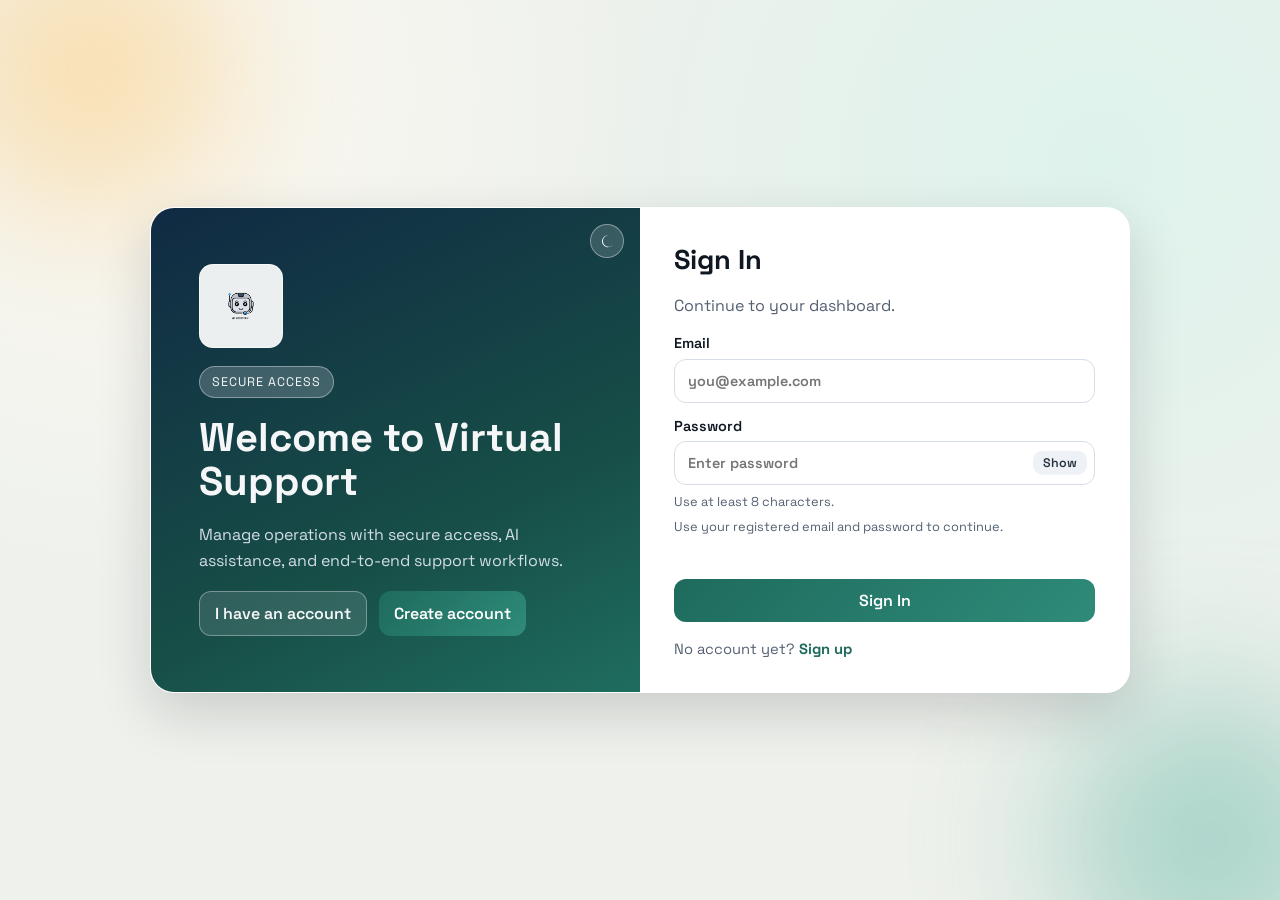
<file: index.html>
<!DOCTYPE html>
<html lang="en">
<head>
  <meta charset="UTF-8" />
  <meta name="viewport" content="width=device-width, initial-scale=1.0" />
  <title>VSS portal</title>
  <link rel="preconnect" href="https://fonts.googleapis.com" />
  <link rel="preconnect" href="https://fonts.gstatic.com" crossorigin />
  <link href="https://fonts.googleapis.com/css2?family=Space+Grotesk:wght@400;500;600;700&display=swap" rel="stylesheet" />
  <link rel="stylesheet" href="styles.css" />
</head>
<body>
  <div class="background-glow glow-1"></div>
  <div class="background-glow glow-2"></div>

  <main class="auth-shell" aria-live="polite">
    <section class="hero-panel">
      <img class="app-logo auth-logo" src="assistant.webp" alt="Sign in logo" />
      <p class="badge">Secure Access</p>
      <button id="themeToggle" class="theme-icon-btn" type="button" aria-label="Enable dark mode" title="Toggle theme">
        <svg viewBox="0 0 24 24" aria-hidden="true">
          <path d="M14.5 3.5a8.5 8.5 0 1 0 6 14.5 9 9 0 1 1-6-14.5z"></path>
        </svg>
      </button>
      <h1>Welcome to Virtual Support</h1>
      <p class="hero-copy">Manage operations with secure access, AI assistance, and end-to-end support workflows.</p>
      <div class="hero-actions">
        <button id="showSignIn" class="ghost-btn" type="button">I have an account</button>
        <button id="showSignUp" class="primary-btn" type="button">Create account</button>
      </div>
    </section>

    <section class="form-panel">
      <div id="formCarousel" class="form-carousel">
        <article class="form-card sign-in is-active" data-form="signin">
          <h2>Sign In</h2>
          <p class="form-copy">Continue to your dashboard.</p>
          <form id="signInForm" novalidate>
            <label>
              Email
              <input id="signInEmail" type="email" placeholder="you@example.com" autocomplete="email" required />
            </label>
            <label class="password-field">
              Password
              <div class="password-input-wrap">
                <input id="signInPassword" type="password" placeholder="Enter password" autocomplete="current-password" minlength="8" required />
                <button type="button" class="toggle-password" data-toggle-for="signInPassword" aria-label="Show password">Show</button>
              </div>
            </label>
            <p class="form-hint">Use at least 8 characters.</p>
            <p class="form-hint">Use your registered email and password to continue.</p>
            <p id="signInMessage" class="form-message" aria-live="polite"></p>
            <button class="primary-btn full" type="submit">Sign In</button>
          </form>
          <p class="switch-text">No account yet? <button type="button" class="link-btn switch" data-target="signup">Sign up</button></p>
        </article>

        <article class="form-card sign-up" data-form="signup">
          <h2>Create Account</h2>
          <p class="form-copy">Start your workspace in under a minute.</p>
          <form id="signUpForm" novalidate>
            <label>
              Full Name
              <input id="signUpName" type="text" placeholder="Jane Doe" autocomplete="name" required />
            </label>
            <label>
              Role
              <select id="signUpRole" required>
                <option value="student" selected>Student</option>
                <option value="professor">Professor</option>
                <option value="administrator">Administrator</option>
              </select>
            </label>
            <label id="adminCodeWrap" class="hidden password-field">
              Admin Access Code
              <div class="password-input-wrap">
                <input id="adminCode" type="password" placeholder="Enter admin code" autocomplete="off" />
                <button type="button" class="toggle-password" data-toggle-for="adminCode" aria-label="Show password">Show</button>
              </div>
              <small class="form-hint">Demo default code: ADMIN123</small>
            </label>
            <label>
              Email
              <input id="signUpEmail" type="email" placeholder="you@example.com" autocomplete="email" required />
            </label>
            <label class="password-field">
              Password
              <div class="password-input-wrap">
                <input id="signUpPassword" type="password" placeholder="Create password" autocomplete="new-password" required />
                <button type="button" class="toggle-password" data-toggle-for="signUpPassword" aria-label="Show password">Show</button>
              </div>
            </label>
            <div id="passwordStrength" class="password-strength neutral">Strength: -</div>
            <label class="password-field">
              Confirm Password
              <div class="password-input-wrap">
                <input id="confirmPassword" type="password" placeholder="Re-enter password" autocomplete="new-password" required />
                <button type="button" class="toggle-password" data-toggle-for="confirmPassword" aria-label="Show password">Show</button>
              </div>
            </label>
            <p class="form-hint">Password must include uppercase, lowercase, number, and symbol, with at least 8 characters.</p>
            <p id="signUpMessage" class="form-message" aria-live="polite"></p>
            <button class="primary-btn full" type="submit">Sign Up</button>
          </form>
          <p class="switch-text">Already registered? <button type="button" class="link-btn switch" data-target="signin">Sign in</button></p>
        </article>
      </div>
    </section>
  </main>

  <script src="script.js"></script>
</body>
</html>
</file>
<file: styles.css>
:root {
  --bg: #eef1ec;
  --card: #ffffff;
  --shell-bg: rgba(255, 255, 255, 0.88);
  --text: #0f1722;
  --muted: #546072;
  --primary: #1e6b5d;
  --primary-strong: #185548;
  --accent: #f4bb60;
  --border: #d6dde6;
  --tab-bg: #eff3f8;
  --tab-border: #dde4ec;
  --tab-active: #ffffff;
  --tab-text: #475368;
  --input-bg: #ffffff;
  --toggle-bg: rgba(245, 246, 248, 0.16);
  --toggle-border: rgba(245, 246, 248, 0.42);
  --toggle-color: #f5f6f8;
  --password-toggle-bg: #eef2f7;
  --password-toggle-color: #28313f;
  --shadow: 0 20px 54px rgba(16, 19, 25, 0.16);
}

[data-theme="dark"] {
  --bg: #0f141c;
  --card: #121d28;
  --shell-bg: rgba(18, 29, 40, 0.92);
  --text: #e8eef6;
  --muted: #9caec2;
  --primary: #2e9b86;
  --primary-strong: #61c8b3;
  --border: #304253;
  --tab-bg: #1a2634;
  --tab-border: #314658;
  --tab-active: #243444;
  --tab-text: #b2c1d3;
  --input-bg: #172331;
  --toggle-bg: rgba(33, 48, 64, 0.75);
  --toggle-border: rgba(130, 158, 188, 0.45);
  --toggle-color: #e8eef6;
  --password-toggle-bg: #273546;
  --password-toggle-color: #e8eef6;
  --shadow: 0 20px 54px rgba(5, 10, 14, 0.55);
}

* {
  box-sizing: border-box;
}

body {
  margin: 0;
  min-height: 100vh;
  font-family: "Space Grotesk", sans-serif;
  color: var(--text);
  background: radial-gradient(circle at 10% 10%, #fcf9f2 0%, transparent 36%),
    radial-gradient(circle at 86% 18%, #def3ec 0%, transparent 42%),
    var(--bg);
  display: grid;
  place-items: center;
  overflow-x: hidden;
  padding: 24px 0;
}

[data-theme="dark"] body {
  background: radial-gradient(circle at 10% 10%, #1a2230 0%, transparent 36%),
    radial-gradient(circle at 86% 18%, #0b1f22 0%, transparent 42%),
    var(--bg);
}

.background-glow {
  position: fixed;
  border-radius: 999px;
  filter: blur(74px);
  opacity: 0.5;
  z-index: -1;
  animation: floatGlow 9s ease-in-out infinite;
}

.glow-1 {
  width: 280px;
  height: 280px;
  background: #f5c571;
  top: -70px;
  left: -50px;
}

.glow-2 {
  width: 300px;
  height: 300px;
  background: #67b8a7;
  bottom: -90px;
  right: -80px;
}

.auth-shell {
  width: min(980px, 92vw);
  background: var(--shell-bg);
  border: 1px solid rgba(255, 255, 255, 0.7);
  box-shadow: var(--shadow);
  backdrop-filter: blur(8px);
  border-radius: 24px;
  display: grid;
  grid-template-columns: 1fr 1fr;
  overflow: hidden;
  animation: shellIn 500ms ease-out;
}

.hero-panel {
  padding: 48px;
  background: linear-gradient(155deg, #102a43 0%, #174f47 65%, #1f6d5f 100%);
  color: #f5f6f8;
  display: grid;
  align-content: center;
  gap: 18px;
  position: relative;
}

.app-logo {
  display: block;
  width: 84px;
  height: 84px;
  object-fit: contain;
}

.auth-logo {
  border-radius: 14px;
  background: rgba(255, 255, 255, 0.92);
  border: 1px solid rgba(255, 255, 255, 0.55);
  padding: 6px;
}

.theme-icon-btn {
  position: absolute;
  top: 16px;
  right: 16px;
  width: 34px;
  height: 34px;
  padding: 0;
  display: grid;
  place-items: center;
  border-radius: 999px;
  border: 1px solid var(--toggle-border);
  background: var(--toggle-bg);
  color: var(--toggle-color);
}

.theme-icon-btn svg {
  width: 16px;
  height: 16px;
  fill: currentColor;
}

.badge {
  margin: 0;
  width: fit-content;
  padding: 7px 12px;
  border-radius: 999px;
  background: rgba(245, 246, 248, 0.2);
  border: 1px solid rgba(245, 246, 248, 0.4);
  font-size: 0.78rem;
  letter-spacing: 0.08em;
  text-transform: uppercase;
}

.hero-panel h1 {
  margin: 0;
  font-size: clamp(1.7rem, 4vw, 2.5rem);
  line-height: 1.1;
}

.hero-copy {
  margin: 0;
  color: #d3dde8;
  line-height: 1.6;
}

.hero-points {
  margin: 0;
  padding-left: 18px;
  display: grid;
  gap: 8px;
  color: #e2e8f0;
  font-size: 0.92rem;
}

.hero-actions {
  display: flex;
  gap: 12px;
  flex-wrap: wrap;
}

.form-panel {
  padding: 34px;
  background: var(--card);
  overflow: hidden;
}

.auth-tabs {
  display: grid;
  grid-template-columns: 1fr 1fr;
  background: var(--tab-bg);
  border-radius: 13px;
  padding: 5px;
  margin-bottom: 20px;
  border: 1px solid var(--tab-border);
}

.auth-tab {
  background: transparent;
  color: var(--tab-text);
  border: 0;
  border-radius: 9px;
  padding: 10px;
  font-weight: 700;
}

.auth-tab.is-active {
  background: var(--tab-active);
  color: var(--text);
  box-shadow: 0 6px 14px rgba(20, 33, 54, 0.12);
}

.form-carousel {
  position: relative;
  min-height: 0;
  transition: height 420ms cubic-bezier(0.22, 0.61, 0.36, 1);
}

.form-card {
  position: absolute;
  top: 0;
  left: 0;
  width: 100%;
  display: grid;
  align-content: center;
  gap: 18px;
  transform: translate3d(100%, 0, 0);
  opacity: 0;
  pointer-events: none;
  transition: transform 440ms cubic-bezier(0.22, 0.61, 0.36, 1), opacity 300ms ease;
  will-change: transform, opacity;
  backface-visibility: hidden;
}

.form-card.is-active {
  transform: translate3d(0, 0, 0);
  opacity: 1;
  pointer-events: auto;
}

.form-card.slide-left {
  transform: translate3d(-100%, 0, 0);
}

.form-card.slide-right {
  transform: translate3d(100%, 0, 0);
}

.form-card.pre-left {
  transform: translate3d(-100%, 0, 0);
}

h2 {
  margin: 0;
  font-size: 1.7rem;
}

.form-copy {
  margin: 0;
  color: var(--muted);
}

form {
  display: grid;
  gap: 14px;
}

label {
  display: grid;
  gap: 7px;
  font-size: 0.9rem;
  font-weight: 600;
}

.password-field {
  gap: 6px;
}

.password-input-wrap {
  position: relative;
}

input {
  border: 1px solid var(--border);
  border-radius: 12px;
  padding: 12px 13px;
  font: inherit;
  transition: border-color 180ms ease, box-shadow 180ms ease;
  width: 100%;
  background: var(--input-bg);
  color: var(--text);
}

select {
  border: 1px solid var(--border);
  border-radius: 12px;
  padding: 12px 13px;
  font: inherit;
  width: 100%;
  background: var(--input-bg);
  color: var(--text);
}

.hidden {
  display: none;
}

.password-input-wrap input {
  padding-right: 64px;
}

input:focus {
  outline: none;
  border-color: var(--primary);
  box-shadow: 0 0 0 3px rgba(31, 109, 95, 0.17);
}

input.is-invalid {
  border-color: #bc2f2f;
  box-shadow: 0 0 0 3px rgba(188, 47, 47, 0.15);
}

button {
  border: 0;
  border-radius: 12px;
  padding: 11px 15px;
  font: inherit;
  font-weight: 600;
  cursor: pointer;
}

button:focus-visible {
  outline: 3px solid rgba(30, 107, 93, 0.3);
  outline-offset: 2px;
}

.primary-btn {
  color: #fff;
  background: linear-gradient(135deg, var(--primary) 0%, #2f8b79 100%);
  transition: transform 180ms ease, box-shadow 180ms ease;
}

.primary-btn:hover {
  transform: translateY(-1px);
  box-shadow: 0 8px 18px rgba(31, 109, 95, 0.24);
}

.primary-btn:active {
  transform: translateY(0);
}

.primary-btn.full {
  margin-top: 6px;
  width: 100%;
}

.primary-btn:disabled {
  opacity: 0.72;
  cursor: not-allowed;
  transform: none;
  box-shadow: none;
}

.ghost-btn {
  background: rgba(245, 246, 248, 0.12);
  border: 1px solid rgba(245, 246, 248, 0.35);
  color: #f5f6f8;
}

.toggle-password {
  position: absolute;
  right: 8px;
  top: 50%;
  transform: translateY(-50%);
  border-radius: 9px;
  padding: 6px 10px;
  font-size: 0.78rem;
  line-height: 1;
  background: var(--password-toggle-bg);
  color: var(--password-toggle-color);
}

.toggle-password:hover {
  filter: brightness(0.95);
}

.form-hint {
  margin: -6px 0 0;
  font-size: 0.8rem;
  color: var(--muted);
}

.form-message {
  margin: -6px 0 0;
  min-height: 1.2em;
  font-size: 0.82rem;
}

.form-message.error {
  color: #bc2f2f;
}

.form-message.success {
  color: #1f6d5f;
}

.password-strength {
  margin: -8px 0 -2px;
  font-size: 0.82rem;
  font-weight: 600;
}

.password-strength.weak {
  color: #bc2f2f;
}

.password-strength.medium {
  color: #9b5f06;
}

.password-strength.strong {
  color: #1f6d5f;
}

.password-strength.neutral {
  color: var(--muted);
}

.switch-text {
  margin: 0;
  color: var(--muted);
  font-size: 0.92rem;
}

.link-btn {
  border: 0;
  background: transparent;
  color: var(--primary);
  padding: 0;
  font-weight: 700;
}

.link-btn:hover {
  color: var(--primary-strong);
}

.inline-link {
  color: var(--primary);
  text-decoration: none;
  font-weight: 700;
}

.inline-link:hover {
  color: var(--primary-strong);
}

@keyframes shellIn {
  from {
    transform: translateY(14px);
    opacity: 0;
  }
  to {
    transform: translateY(0);
    opacity: 1;
  }
}

@keyframes floatGlow {
  0%, 100% {
    transform: translateY(0);
  }
  50% {
    transform: translateY(10px);
  }
}

@media (max-width: 900px) {
  .auth-shell {
    grid-template-columns: 1fr;
  }

  .hero-panel {
    padding: 32px;
    gap: 14px;
  }

  .form-panel {
    padding: 26px;
  }

  .form-carousel {
    min-height: 0;
  }

}

@media (prefers-reduced-motion: reduce) {
  * {
    animation: none !important;
    transition: none !important;
  }
}
</file>
